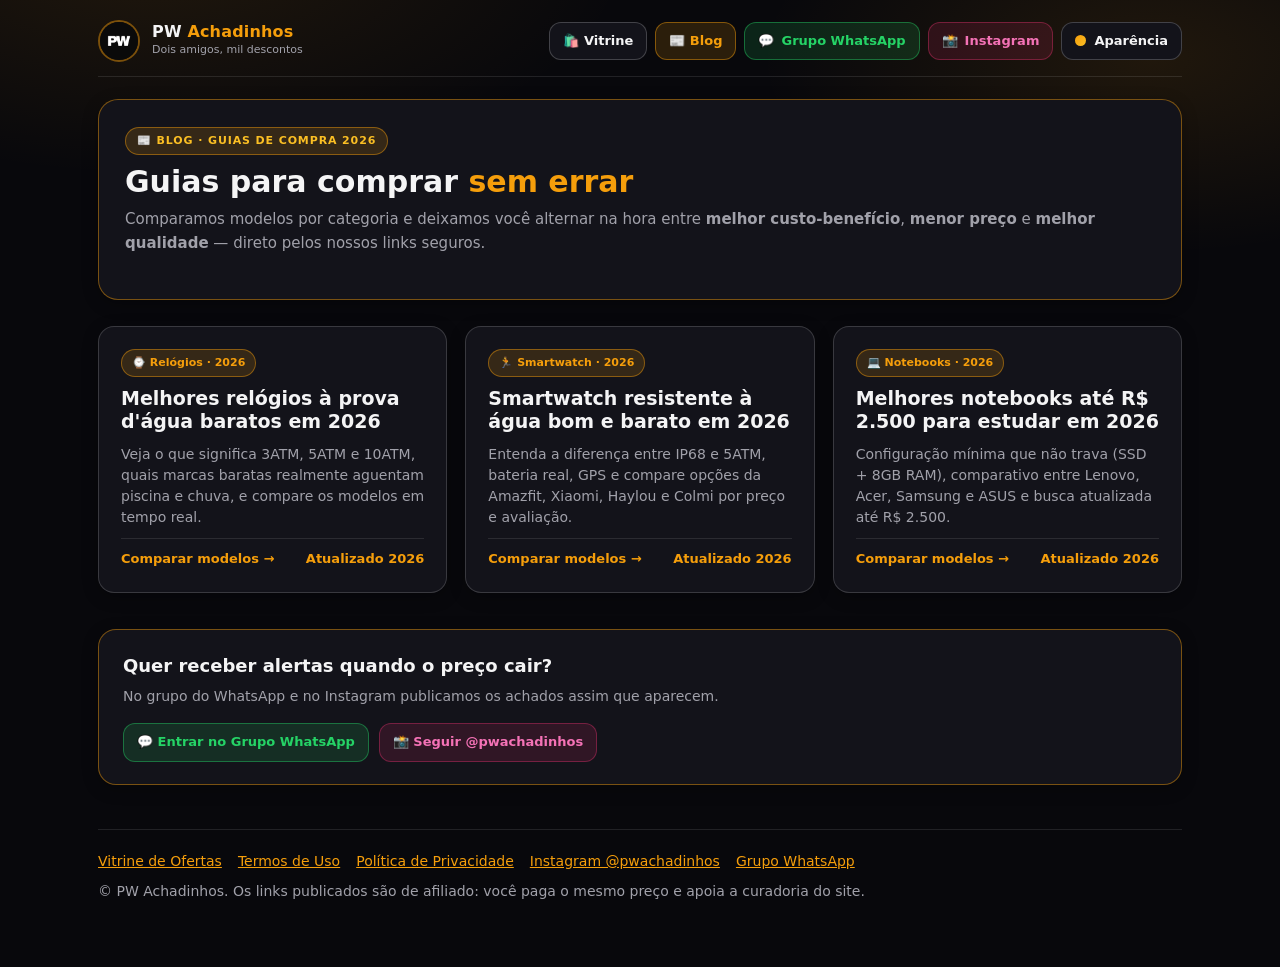
<file: blog/index.html>
<!doctype html>
<html lang="pt-BR">
<head>
<meta charset="utf-8">
<meta name="viewport" content="width=device-width,initial-scale=1">
<meta http-equiv="Content-Security-Policy" content="default-src 'self'; img-src 'self' https:; style-src 'self'; script-src 'self'; connect-src 'self'; object-src 'none'; base-uri 'none'; form-action 'self'">
<meta name="referrer" content="strict-origin-when-cross-origin">
<title>Blog e Guias de Compra 2026 · PW Achadinhos</title>
<meta name="description" content="Guias práticos e rankings atualizados de 2026: melhores relógios à prova d'água baratos, smartwatches resistentes à água e notebooks até R$ 2.500 para estudar.">
<meta property="og:title" content="Blog e Guias de Compra 2026 · PW Achadinhos">
<meta property="og:description" content="Compare custo-benefício, menor preço e qualidade antes de comprar na Shopee e no Mercado Livre.">
<meta property="og:image" content="/fachada-achadinhos.jpg">
<link rel="icon" href="/favicon.png">
<link rel="stylesheet" href="/style.css">
</head>
<body>
<input type="checkbox" id="mode-dark" class="vh" checked>
<input type="radio" name="palette" id="pal-gold" class="vh" checked>
<input type="radio" name="palette" id="pal-indigo" class="vh">
<input type="radio" name="palette" id="pal-orange" class="vh">
<input type="radio" name="palette" id="pal-emerald" class="vh">
<input type="radio" name="palette" id="pal-blue" class="vh">

<div class="wrap">
  <header class="top">
    <a class="brand" href="/">
      <img src="/logo-pw.png" alt="Logo PW Achadinhos">
      <span>
        <span class="brand-name">PW <em>Achadinhos</em></span>
        <span class="brand-sub">Dois amigos, mil descontos</span>
      </span>
    </a>

    <div class="top-actions">
      <a class="nav-link" href="/">🛍️ Vitrine</a>
      <a class="nav-link ativo" href="/blog">📰 Blog</a>
      <a class="btn-social btn-wa" data-wa-link href="https://www.instagram.com/pwachadinhos/" rel="noopener noreferrer">💬 <span class="hide-sm">Grupo WhatsApp</span></a>
      <a class="btn-social btn-insta" href="https://www.instagram.com/pwachadinhos/" target="_blank" rel="noopener noreferrer">📸 <span class="hide-sm">Instagram</span></a>

      <details class="theme-picker">
        <summary><span class="dot-current"></span>Aparência</summary>
        <div class="theme-panel">
          <div class="theme-title">Aparência</div>
          <label class="toggle-row" for="mode-dark">
            <span>Modo Escuro</span>
            <span class="switch"></span>
          </label>

          <div class="palette-heading">Paleta de Cores</div>
          <div class="palette-list">
            <label class="pal-opt" for="pal-gold"><span class="swatch swatch-gold"></span>Dourado</label>
            <label class="pal-opt" for="pal-indigo"><span class="swatch swatch-indigo"></span>Azul Índigo</label>
            <label class="pal-opt" for="pal-orange"><span class="swatch swatch-orange"></span>Laranja Clássico</label>
            <label class="pal-opt" for="pal-emerald"><span class="swatch swatch-emerald"></span>Esmeralda</label>
            <label class="pal-opt" for="pal-blue"><span class="swatch swatch-blue"></span>Azul Oceano</label>
          </div>
        </div>
      </details>
    </div>
  </header>

  <section class="blog-hero">
    <span class="facade-badge">📰 Blog · Guias de Compra 2026</span>
    <h1>Guias para comprar <em>sem errar</em></h1>
    <p class="lead">Comparamos modelos por categoria e deixamos você alternar na hora entre <strong>melhor custo-benefício</strong>, <strong>menor preço</strong> e <strong>melhor qualidade</strong> — direto pelos nossos links seguros.</p>
  </section>

  <main>
    <div class="blog-grid">
      <a class="post-card" href="/blog/melhores-relogios-a-prova-dagua-2026">
        <span class="post-tag">⌚ Relógios · 2026</span>
        <h2>Melhores relógios à prova d'água baratos em 2026</h2>
        <p>Veja o que significa 3ATM, 5ATM e 10ATM, quais marcas baratas realmente aguentam piscina e chuva, e compare os modelos em tempo real.</p>
        <div class="post-meta">
          <span>Comparar modelos →</span>
          <span>Atualizado 2026</span>
        </div>
      </a>

      <a class="post-card" href="/blog/smartwatch-resistente-a-agua-bom-e-barato">
        <span class="post-tag">🏃 Smartwatch · 2026</span>
        <h2>Smartwatch resistente à água bom e barato em 2026</h2>
        <p>Entenda a diferença entre IP68 e 5ATM, bateria real, GPS e compare opções da Amazfit, Xiaomi, Haylou e Colmi por preço e avaliação.</p>
        <div class="post-meta">
          <span>Comparar modelos →</span>
          <span>Atualizado 2026</span>
        </div>
      </a>

      <a class="post-card" href="/blog/melhores-notebooks-ate-2500-estudar-2026">
        <span class="post-tag">💻 Notebooks · 2026</span>
        <h2>Melhores notebooks até R$ 2.500 para estudar em 2026</h2>
        <p>Configuração mínima que não trava (SSD + 8GB RAM), comparativo entre Lenovo, Acer, Samsung e ASUS e busca atualizada até R$ 2.500.</p>
        <div class="post-meta">
          <span>Comparar modelos →</span>
          <span>Atualizado 2026</span>
        </div>
      </a>
    </div>
  </main>

  <section class="cta-comunidade" aria-label="Entre na comunidade PW Achadinhos">
    <div>
      <h2>Quer receber alertas quando o preço cair?</h2>
      <p>No grupo do WhatsApp e no Instagram publicamos os achados assim que aparecem.</p>
      <div id="wa-aviso" class="wa-aviso" hidden>
        O link direto do grupo está sendo atualizado aqui — acesse pelo nosso Instagram <a href="https://www.instagram.com/pwachadinhos/" target="_blank" rel="noopener noreferrer">@pwachadinhos</a> (link na bio).
      </div>
    </div>
    <div class="cta-botoes">
      <a class="btn-social btn-wa" data-wa-link href="https://www.instagram.com/pwachadinhos/" rel="noopener noreferrer">💬 Entrar no Grupo WhatsApp</a>
      <a class="btn-social btn-insta" href="https://www.instagram.com/pwachadinhos/" target="_blank" rel="noopener noreferrer">📸 Seguir @pwachadinhos</a>
    </div>
  </section>

  <footer>
    <nav>
      <a href="/">Vitrine de Ofertas</a>
      <a href="/termos">Termos de Uso</a>
      <a href="/privacidade">Política de Privacidade</a>
      <a href="https://www.instagram.com/pwachadinhos/" target="_blank" rel="noopener noreferrer">Instagram @pwachadinhos</a>
      <a data-wa-link href="https://www.instagram.com/pwachadinhos/" rel="noopener noreferrer">Grupo WhatsApp</a>
    </nav>
    © PW Achadinhos. Os links publicados são de afiliado: você paga o mesmo preço e apoia a curadoria do site.
  </footer>
</div>
<script src="/app.js" defer></script>
</body>
</html>
</file>
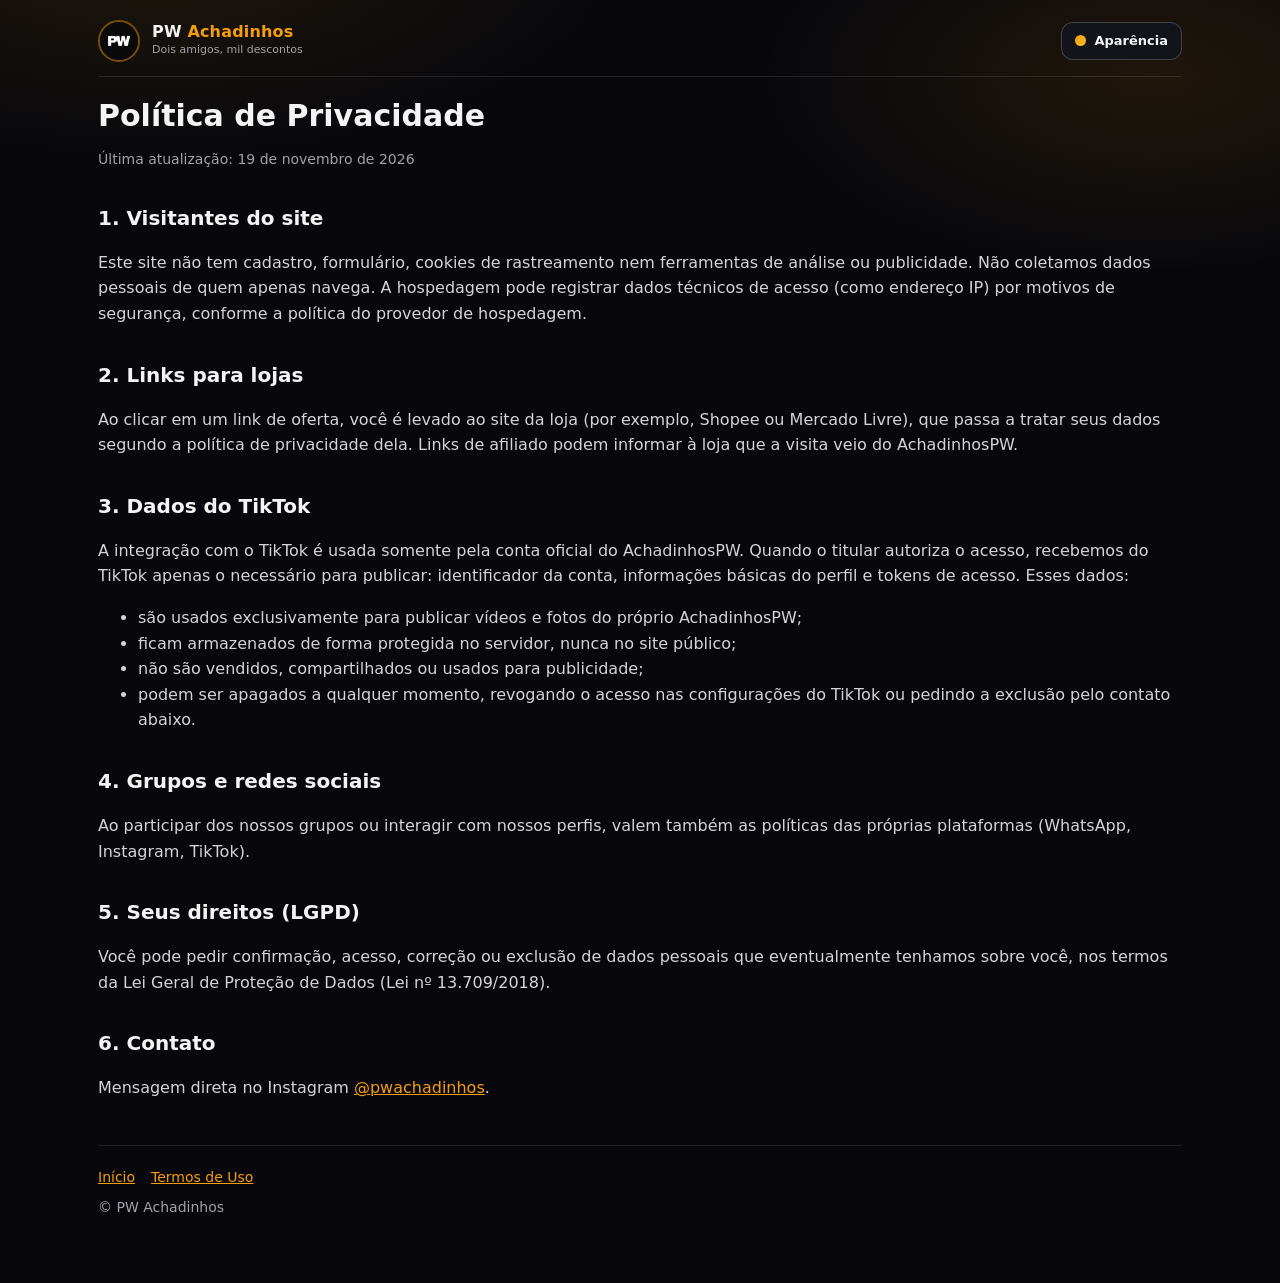
<file: privacidade.html>
<!doctype html>
<html lang="pt-BR">
<head>
<meta charset="utf-8">
<meta name="viewport" content="width=device-width,initial-scale=1">
<meta http-equiv="Content-Security-Policy" content="default-src 'self'; img-src 'self'; style-src 'self'; script-src 'none'; object-src 'none'; base-uri 'none'; form-action 'none'">
<meta name="referrer" content="no-referrer">
<title>Política de Privacidade · PW Achadinhos</title>
<link rel="icon" href="/favicon.png">
<link rel="stylesheet" href="/style.css">
</head>
<body>
<input type="checkbox" id="mode-dark" class="vh" checked>
<input type="radio" name="palette" id="pal-gold" class="vh" checked>
<input type="radio" name="palette" id="pal-indigo" class="vh">
<input type="radio" name="palette" id="pal-orange" class="vh">
<input type="radio" name="palette" id="pal-emerald" class="vh">
<input type="radio" name="palette" id="pal-blue" class="vh">

<div class="wrap">
  <header class="top">
    <a class="brand" href="/">
      <img src="/logo-pw.png" alt="Logo PW Achadinhos">
      <span>
        <span class="brand-name">PW <em>Achadinhos</em></span>
        <span class="brand-sub">Dois amigos, mil descontos</span>
      </span>
    </a>

    <details class="theme-picker">
      <summary><span class="dot-current"></span>Aparência</summary>
      <div class="theme-panel">
        <div class="theme-title">Aparência</div>
        <label class="toggle-row" for="mode-dark">
          <span>Modo Escuro</span>
          <span class="switch"></span>
        </label>

        <div class="palette-heading">Paleta de Cores</div>
        <div class="palette-list">
          <label class="pal-opt" for="pal-gold"><span class="swatch swatch-gold"></span>Dourado</label>
          <label class="pal-opt" for="pal-indigo"><span class="swatch swatch-indigo"></span>Azul Índigo</label>
          <label class="pal-opt" for="pal-orange"><span class="swatch swatch-orange"></span>Laranja Clássico</label>
          <label class="pal-opt" for="pal-emerald"><span class="swatch swatch-emerald"></span>Esmeralda</label>
          <label class="pal-opt" for="pal-blue"><span class="swatch swatch-blue"></span>Azul Oceano</label>
        </div>
      </div>
    </details>
  </header>

  <h1>Política de Privacidade</h1>
  <p class="small">Última atualização: 19 de novembro de 2026</p>

  <h2>1. Visitantes do site</h2>
  <p>Este site não tem cadastro, formulário, cookies de rastreamento nem ferramentas de análise ou publicidade. Não coletamos dados pessoais de quem apenas navega. A hospedagem pode registrar dados técnicos de acesso (como endereço IP) por motivos de segurança, conforme a política do provedor de hospedagem.</p>

  <h2>2. Links para lojas</h2>
  <p>Ao clicar em um link de oferta, você é levado ao site da loja (por exemplo, Shopee ou Mercado Livre), que passa a tratar seus dados segundo a política de privacidade dela. Links de afiliado podem informar à loja que a visita veio do AchadinhosPW.</p>

  <h2>3. Dados do TikTok</h2>
  <p>A integração com o TikTok é usada somente pela conta oficial do AchadinhosPW. Quando o titular autoriza o acesso, recebemos do TikTok apenas o necessário para publicar: identificador da conta, informações básicas do perfil e tokens de acesso. Esses dados:</p>
  <ul>
    <li>são usados exclusivamente para publicar vídeos e fotos do próprio AchadinhosPW;</li>
    <li>ficam armazenados de forma protegida no servidor, nunca no site público;</li>
    <li>não são vendidos, compartilhados ou usados para publicidade;</li>
    <li>podem ser apagados a qualquer momento, revogando o acesso nas configurações do TikTok ou pedindo a exclusão pelo contato abaixo.</li>
  </ul>

  <h2>4. Grupos e redes sociais</h2>
  <p>Ao participar dos nossos grupos ou interagir com nossos perfis, valem também as políticas das próprias plataformas (WhatsApp, Instagram, TikTok).</p>

  <h2>5. Seus direitos (LGPD)</h2>
  <p>Você pode pedir confirmação, acesso, correção ou exclusão de dados pessoais que eventualmente tenhamos sobre você, nos termos da Lei Geral de Proteção de Dados (Lei nº 13.709/2018).</p>

  <h2>6. Contato</h2>
  <p>Mensagem direta no Instagram <a href="https://www.instagram.com/pwachadinhos/" rel="noopener noreferrer">@pwachadinhos</a>.</p>

  <footer><nav><a href="/">Início</a><a href="/termos">Termos de Uso</a></nav>© PW Achadinhos</footer>
</div>
</body>
</html>
</file>
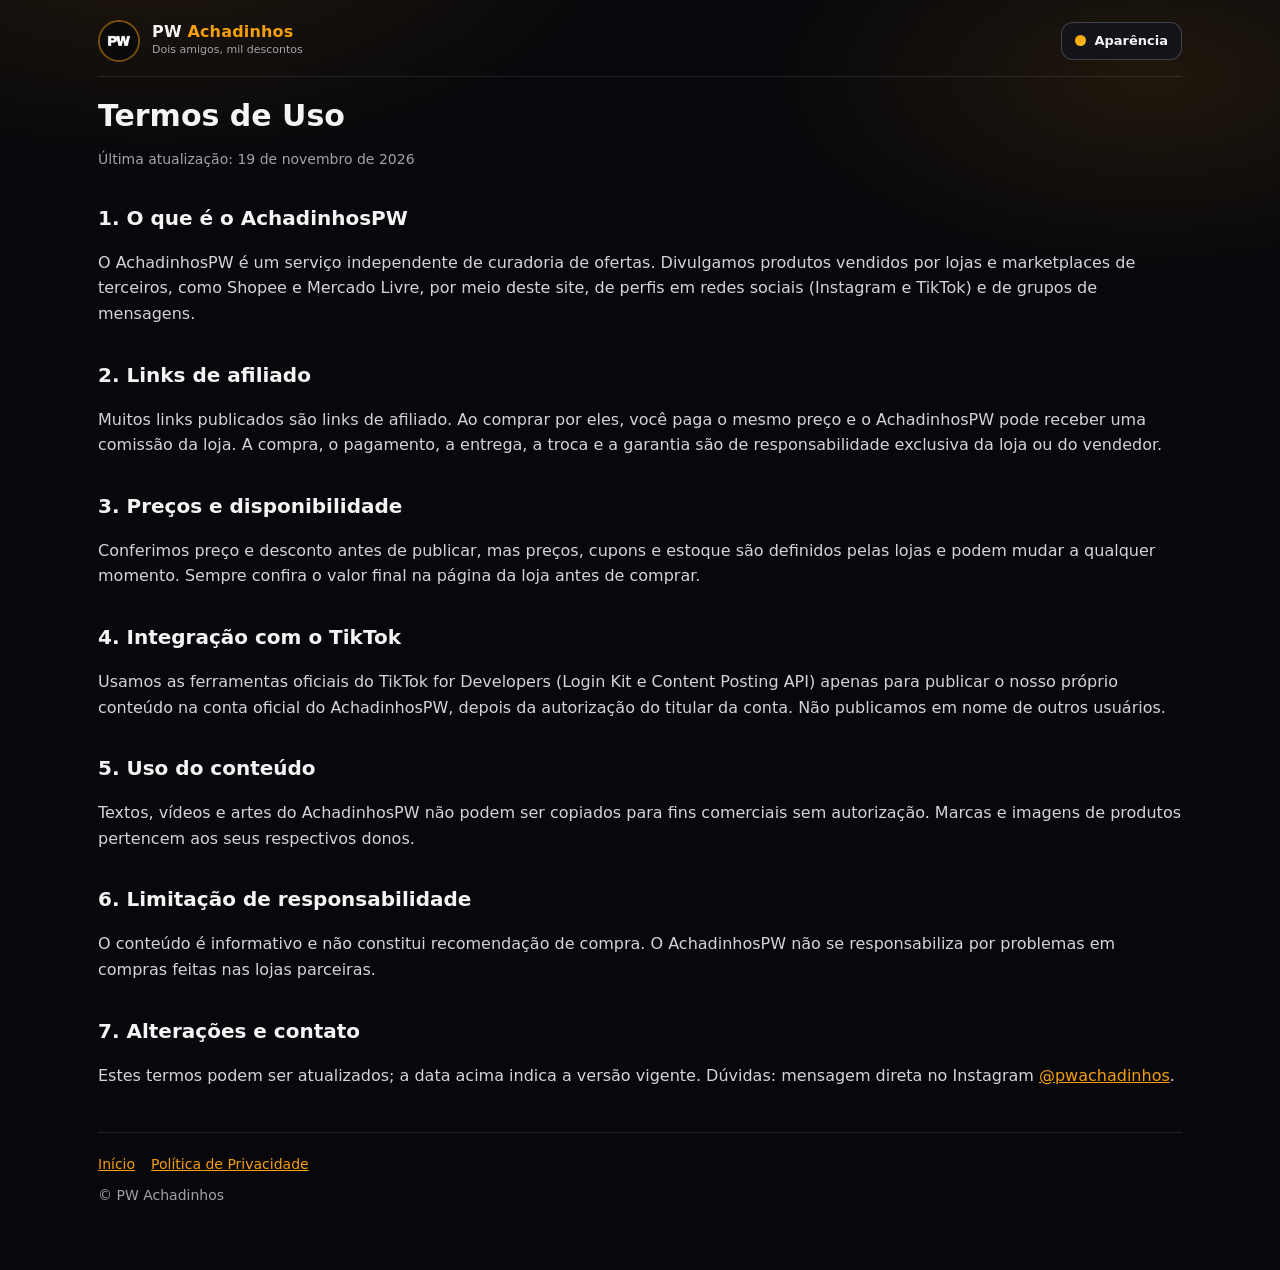
<file: termos.html>
<!doctype html>
<html lang="pt-BR">
<head>
<meta charset="utf-8">
<meta name="viewport" content="width=device-width,initial-scale=1">
<meta http-equiv="Content-Security-Policy" content="default-src 'self'; img-src 'self'; style-src 'self'; script-src 'none'; object-src 'none'; base-uri 'none'; form-action 'none'">
<meta name="referrer" content="no-referrer">
<title>Termos de Uso · PW Achadinhos</title>
<link rel="icon" href="/favicon.png">
<link rel="stylesheet" href="/style.css">
</head>
<body>
<input type="checkbox" id="mode-dark" class="vh" checked>
<input type="radio" name="palette" id="pal-gold" class="vh" checked>
<input type="radio" name="palette" id="pal-indigo" class="vh">
<input type="radio" name="palette" id="pal-orange" class="vh">
<input type="radio" name="palette" id="pal-emerald" class="vh">
<input type="radio" name="palette" id="pal-blue" class="vh">

<div class="wrap">
  <header class="top">
    <a class="brand" href="/">
      <img src="/logo-pw.png" alt="Logo PW Achadinhos">
      <span>
        <span class="brand-name">PW <em>Achadinhos</em></span>
        <span class="brand-sub">Dois amigos, mil descontos</span>
      </span>
    </a>

    <details class="theme-picker">
      <summary><span class="dot-current"></span>Aparência</summary>
      <div class="theme-panel">
        <div class="theme-title">Aparência</div>
        <label class="toggle-row" for="mode-dark">
          <span>Modo Escuro</span>
          <span class="switch"></span>
        </label>

        <div class="palette-heading">Paleta de Cores</div>
        <div class="palette-list">
          <label class="pal-opt" for="pal-gold"><span class="swatch swatch-gold"></span>Dourado</label>
          <label class="pal-opt" for="pal-indigo"><span class="swatch swatch-indigo"></span>Azul Índigo</label>
          <label class="pal-opt" for="pal-orange"><span class="swatch swatch-orange"></span>Laranja Clássico</label>
          <label class="pal-opt" for="pal-emerald"><span class="swatch swatch-emerald"></span>Esmeralda</label>
          <label class="pal-opt" for="pal-blue"><span class="swatch swatch-blue"></span>Azul Oceano</label>
        </div>
      </div>
    </details>
  </header>

  <h1>Termos de Uso</h1>
  <p class="small">Última atualização: 19 de novembro de 2026</p>

  <h2>1. O que é o AchadinhosPW</h2>
  <p>O AchadinhosPW é um serviço independente de curadoria de ofertas. Divulgamos produtos vendidos por lojas e marketplaces de terceiros, como Shopee e Mercado Livre, por meio deste site, de perfis em redes sociais (Instagram e TikTok) e de grupos de mensagens.</p>

  <h2>2. Links de afiliado</h2>
  <p>Muitos links publicados são links de afiliado. Ao comprar por eles, você paga o mesmo preço e o AchadinhosPW pode receber uma comissão da loja. A compra, o pagamento, a entrega, a troca e a garantia são de responsabilidade exclusiva da loja ou do vendedor.</p>

  <h2>3. Preços e disponibilidade</h2>
  <p>Conferimos preço e desconto antes de publicar, mas preços, cupons e estoque são definidos pelas lojas e podem mudar a qualquer momento. Sempre confira o valor final na página da loja antes de comprar.</p>

  <h2>4. Integração com o TikTok</h2>
  <p>Usamos as ferramentas oficiais do TikTok for Developers (Login Kit e Content Posting API) apenas para publicar o nosso próprio conteúdo na conta oficial do AchadinhosPW, depois da autorização do titular da conta. Não publicamos em nome de outros usuários.</p>

  <h2>5. Uso do conteúdo</h2>
  <p>Textos, vídeos e artes do AchadinhosPW não podem ser copiados para fins comerciais sem autorização. Marcas e imagens de produtos pertencem aos seus respectivos donos.</p>

  <h2>6. Limitação de responsabilidade</h2>
  <p>O conteúdo é informativo e não constitui recomendação de compra. O AchadinhosPW não se responsabiliza por problemas em compras feitas nas lojas parceiras.</p>

  <h2>7. Alterações e contato</h2>
  <p>Estes termos podem ser atualizados; a data acima indica a versão vigente. Dúvidas: mensagem direta no Instagram <a href="https://www.instagram.com/pwachadinhos/" rel="noopener noreferrer">@pwachadinhos</a>.</p>

  <footer><nav><a href="/">Início</a><a href="/privacidade">Política de Privacidade</a></nav>© PW Achadinhos</footer>
</div>
</body>
</html>
</file>
<file: style.css>
:root {
  /* Modo Escuro (padrão) */
  --bg: #08080c;
  --surface: #111117;
  --card: #13131a;
  --card-hover: #181822;
  --card-border: rgba(255, 255, 255, 0.16);
  --popover: #15151f;
  --input-bg: #101018;
  --fg: #f4f4f5;
  --body-text: #d4d4d8;
  --muted: #a1a1aa;
  --line: rgba(255, 255, 255, 0.1);
  --line-strong: rgba(255, 255, 255, 0.2);
  --shadow: 0 12px 34px rgba(0, 0, 0, 0.42);
  --card-shadow: 0 4px 16px rgba(0, 0, 0, 0.28);

  /* Paleta padrão: Dourado */
  --accent: #f59e0b;
  --accent2: #fbbf24;
  --accent-fg: #111111;
  --accent-soft: rgba(245, 158, 11, 0.15);
  --accent-border: rgba(245, 158, 11, 0.45);
  --accent-glow: rgba(245, 158, 11, 0.1);
}

/* Modo Claro */
body:not(:has(#mode-dark:checked)) {
  --bg: #f4f7ff;
  --surface: #ffffff;
  --card: #ffffff;
  --card-hover: #f9fbff;
  --card-border: rgba(15, 23, 42, 0.15);
  --popover: #ffffff;
  --input-bg: #f8fafc;
  --fg: #0f172a;
  --body-text: #334155;
  --muted: #64748b;
  --line: rgba(15, 23, 42, 0.1);
  --line-strong: rgba(15, 23, 42, 0.2);
  --shadow: 0 10px 30px rgba(10, 22, 40, 0.1);
  --card-shadow: 0 2px 10px rgba(10, 22, 40, 0.06);
  --accent: #d97706;
  --accent2: #f59e0b;
  --accent-fg: #ffffff;
  --accent-soft: rgba(217, 119, 6, 0.12);
  --accent-border: rgba(217, 119, 6, 0.38);
  --accent-glow: rgba(217, 119, 6, 0.07);
}

/* Paletas de Cores */
body:has(#pal-indigo:checked) {
  --accent: #6366f1;
  --accent2: #818cf8;
  --accent-fg: #ffffff;
  --accent-soft: rgba(99, 102, 241, 0.15);
  --accent-border: rgba(99, 102, 241, 0.45);
  --accent-glow: rgba(99, 102, 241, 0.11);
}

body:not(:has(#mode-dark:checked)):has(#pal-indigo:checked) {
  --accent: #4f46e5;
  --accent2: #6366f1;
}

body:has(#pal-orange:checked) {
  --accent: #ff5a1f;
  --accent2: #fb923c;
  --accent-fg: #ffffff;
  --accent-soft: rgba(255, 90, 31, 0.15);
  --accent-border: rgba(255, 90, 31, 0.45);
  --accent-glow: rgba(255, 90, 31, 0.1);
}

body:not(:has(#mode-dark:checked)):has(#pal-orange:checked) {
  --accent: #ea580c;
  --accent2: #f97316;
}

body:has(#pal-emerald:checked) {
  --accent: #10b981;
  --accent2: #34d399;
  --accent-fg: #ffffff;
  --accent-soft: rgba(16, 185, 129, 0.15);
  --accent-border: rgba(16, 185, 129, 0.45);
  --accent-glow: rgba(16, 185, 129, 0.1);
}

body:not(:has(#mode-dark:checked)):has(#pal-emerald:checked) {
  --accent: #059669;
  --accent2: #10b981;
}

body:has(#pal-blue:checked) {
  --accent: #3b82f6;
  --accent2: #60a5fa;
  --accent-fg: #ffffff;
  --accent-soft: rgba(59, 130, 246, 0.15);
  --accent-border: rgba(59, 130, 246, 0.45);
  --accent-glow: rgba(59, 130, 246, 0.1);
}

body:not(:has(#mode-dark:checked)):has(#pal-blue:checked) {
  --accent: #2563eb;
  --accent2: #3b82f6;
}

* {
  box-sizing: border-box;
}

html {
  margin: 0;
  min-height: 100%;
  background: #08080c;
}

body {
  margin: 0;
  min-height: 100vh;
  background-color: var(--bg);
  background-image:
    radial-gradient(680px 320px at 12% -5%, var(--accent-glow), transparent 70%),
    radial-gradient(560px 280px at 90% 6%, var(--accent-glow), transparent 70%);
  color: var(--fg);
  font: 16px/1.6 system-ui, -apple-system, "Segoe UI", Roboto, sans-serif;
  transition: background-color 0.25s ease, color 0.25s ease;
}

.vh {
  position: absolute;
  width: 1px;
  height: 1px;
  overflow: hidden;
  clip: rect(0 0 0 0);
  white-space: nowrap;
}

a {
  color: var(--accent);
}

.wrap {
  max-width: 1120px;
  margin: 0 auto;
  padding: 20px 18px 64px;
}

/* ── Cabeçalho Superior ── */
header.top {
  display: flex;
  align-items: center;
  justify-content: space-between;
  gap: 14px;
  margin-bottom: 22px;
  padding-bottom: 14px;
  border-bottom: 1px solid var(--line);
}

.brand {
  display: flex;
  align-items: center;
  gap: 12px;
  color: var(--fg);
  text-decoration: none;
}

.brand img {
  width: 42px;
  height: 42px;
  border-radius: 50%;
  border: 2px solid var(--accent-border);
  object-fit: cover;
}

.brand-name {
  display: block;
  font-weight: 800;
  font-size: 16px;
  letter-spacing: 0.01em;
  line-height: 1.15;
}

.brand-name em {
  font-style: normal;
  color: var(--accent);
}

.brand-sub {
  display: block;
  font-size: 11px;
  color: var(--muted);
  font-weight: 500;
}

/* ── Seletor de Aparência / Paleta ── */
.theme-picker {
  position: relative;
}

.theme-picker summary {
  list-style: none;
  display: inline-flex;
  align-items: center;
  gap: 8px;
  padding: 8px 13px;
  border-radius: 12px;
  background: var(--card);
  border: 1px solid var(--line-strong);
  color: var(--fg);
  font-size: 13px;
  font-weight: 600;
  cursor: pointer;
  user-select: none;
  transition: border-color 0.2s ease, background-color 0.2s ease;
}

.theme-picker summary::-webkit-details-marker {
  display: none;
}

.theme-picker summary:hover {
  border-color: var(--accent-border);
}

.dot-current {
  width: 11px;
  height: 11px;
  border-radius: 50%;
  background: linear-gradient(135deg, var(--accent), var(--accent2));
  flex-shrink: 0;
}

.theme-panel {
  position: absolute;
  right: 0;
  top: calc(100% + 8px);
  width: 244px;
  padding: 12px;
  border-radius: 16px;
  background: var(--popover);
  border: 1px solid var(--line-strong);
  box-shadow: var(--shadow);
  z-index: 50;
}

.theme-title {
  font-size: 11px;
  font-weight: 700;
  text-transform: uppercase;
  letter-spacing: 0.08em;
  color: var(--muted);
  padding: 0 4px 8px;
  margin-bottom: 6px;
  border-bottom: 1px solid var(--line);
}

.toggle-row {
  display: flex;
  align-items: center;
  justify-content: space-between;
  gap: 10px;
  padding: 7px 4px;
  font-size: 13px;
  font-weight: 500;
  color: var(--fg);
  cursor: pointer;
  user-select: none;
}

.switch {
  position: relative;
  width: 36px;
  height: 20px;
  border-radius: 999px;
  background: var(--line-strong);
  transition: background-color 0.2s ease;
  flex-shrink: 0;
}

.switch::after {
  content: "";
  position: absolute;
  top: 3px;
  left: 3px;
  width: 14px;
  height: 14px;
  border-radius: 50%;
  background: #ffffff;
  box-shadow: 0 1px 3px rgba(0, 0, 0, 0.35);
  transition: transform 0.2s ease;
}

body:has(#mode-dark:checked) label[for="mode-dark"] .switch {
  background: var(--accent);
}

body:has(#mode-dark:checked) label[for="mode-dark"] .switch::after {
  transform: translateX(16px);
}

.palette-heading {
  font-size: 10px;
  font-weight: 700;
  text-transform: uppercase;
  letter-spacing: 0.08em;
  color: var(--muted);
  margin: 10px 0 6px;
  padding: 10px 4px 0;
  border-top: 1px solid var(--line);
}

.palette-list {
  display: flex;
  flex-direction: column;
  gap: 4px;
}

.pal-opt {
  display: flex;
  align-items: center;
  gap: 10px;
  padding: 7px 9px;
  border-radius: 10px;
  font-size: 13px;
  font-weight: 500;
  color: var(--body-text);
  border: 1px solid transparent;
  cursor: pointer;
  transition: background-color 0.15s ease, border-color 0.15s ease, color 0.15s ease;
}

.pal-opt:hover {
  background: var(--accent-soft);
}

.swatch {
  width: 14px;
  height: 14px;
  border-radius: 50%;
  flex-shrink: 0;
}

.swatch-gold { background: linear-gradient(135deg, #f59e0b, #fbbf24); }
.swatch-indigo { background: linear-gradient(135deg, #6366f1, #4f46e5); }
.swatch-orange { background: linear-gradient(135deg, #ff5a1f, #f97316); }
.swatch-emerald { background: linear-gradient(135deg, #10b981, #059669); }
.swatch-blue { background: linear-gradient(135deg, #3b82f6, #2563eb); }

body:has(#pal-gold:checked) label[for="pal-gold"],
body:has(#pal-indigo:checked) label[for="pal-indigo"],
body:has(#pal-orange:checked) label[for="pal-orange"],
body:has(#pal-emerald:checked) label[for="pal-emerald"],
body:has(#pal-blue:checked) label[for="pal-blue"] {
  background: var(--accent-soft);
  border-color: var(--accent-border);
  color: var(--accent);
  font-weight: 700;
}

/* ── Fachada Superior — PW Achadinhos ── */
.facade {
  position: relative;
  display: grid;
  grid-template-columns: 1.25fr 0.75fr;
  align-items: center;
  gap: 20px;
  margin-bottom: 24px;
  border-radius: 22px;
  overflow: hidden;
  background: linear-gradient(135deg, #060608 0%, #111016 55%, #050507 100%);
  border: 1px solid var(--accent-border);
  box-shadow: var(--shadow);
  color: #f8fafc;
}

.facade-content {
  position: relative;
  z-index: 2;
  padding: 26px 20px 26px 28px;
}

.facade-top-row {
  display: flex;
  align-items: center;
  justify-content: space-between;
  flex-wrap: wrap;
  gap: 10px;
  margin-bottom: 12px;
}

.facade-badge {
  display: inline-flex;
  align-items: center;
  gap: 6px;
  padding: 4px 11px;
  border-radius: 999px;
  font-size: 11px;
  font-weight: 800;
  letter-spacing: 0.08em;
  text-transform: uppercase;
  background: var(--accent-soft);
  border: 1px solid var(--accent-border);
  color: var(--accent2);
}

.facade-title {
  margin: 0 0 8px;
  font-size: clamp(26px, 4.5vw, 38px);
  line-height: 1.08;
  font-weight: 900;
  letter-spacing: -0.02em;
  color: #ffffff;
}

.facade-title em {
  font-style: normal;
  color: var(--accent2);
}

.facade-sub {
  margin: 0 0 18px;
  font-size: 15px;
  color: rgba(255, 255, 255, 0.78);
  line-height: 1.5;
  max-width: 520px;
}

.facade-actions {
  display: flex;
  align-items: center;
  flex-wrap: wrap;
  gap: 10px;
}

/* Botão da lupa dentro do banner */
.btn-lupa {
  display: inline-flex;
  align-items: center;
  gap: 8px;
  padding: 9px 15px;
  border-radius: 999px;
  background: rgba(255, 255, 255, 0.08);
  border: 1px solid var(--accent-border);
  color: #ffffff;
  font: inherit;
  font-size: 13px;
  font-weight: 700;
  cursor: pointer;
  transition: background-color 0.2s ease, transform 0.15s ease, border-color 0.2s ease;
}

.btn-lupa:hover {
  background: var(--accent-soft);
  border-color: var(--accent2);
  transform: translateY(-1px);
}

.btn-lupa[aria-expanded="true"] {
  background: var(--accent);
  border-color: var(--accent);
  color: var(--accent-fg);
}

.btn-lupa svg {
  width: 16px;
  height: 16px;
  flex-shrink: 0;
}

.lupa-dot {
  width: 7px;
  height: 7px;
  border-radius: 50%;
  background: var(--accent2);
  display: none;
}

.btn-lupa.tem-filtro .lupa-dot {
  display: inline-block;
}

.btn-lupa[aria-expanded="true"].tem-filtro .lupa-dot {
  background: var(--accent-fg);
}

.facade-pills {
  display: flex;
  flex-wrap: wrap;
  gap: 8px;
}

.facade-pill {
  display: inline-flex;
  align-items: center;
  gap: 5px;
  padding: 6px 10px;
  border-radius: 10px;
  font-size: 12px;
  font-weight: 600;
  color: rgba(255, 255, 255, 0.88);
  background: rgba(255, 255, 255, 0.06);
  border: 1px solid rgba(255, 255, 255, 0.12);
}

.facade-media {
  position: relative;
  display: flex;
  align-items: center;
  justify-content: center;
  padding: 16px 22px 16px 0;
}

.facade-media img {
  width: 100%;
  max-width: 240px;
  aspect-ratio: 1 / 1;
  object-fit: cover;
  border-radius: 18px;
  border: 1px solid var(--accent-border);
  box-shadow: 0 12px 34px rgba(0, 0, 0, 0.65);
  display: block;
}

/* ── Painel de Pesquisa e Filtros (abre ao clicar na lupa) ── */
.filtros-wrap {
  margin: -6px 0 22px;
  padding: 16px;
  border-radius: 16px;
  background: var(--card);
  border: 1px solid var(--accent-border);
  box-shadow: var(--card-shadow);
  animation: slide-down 0.2s ease;
}

.filtros-wrap[hidden] {
  display: none;
}

@keyframes slide-down {
  from {
    opacity: 0;
    transform: translateY(-6px);
  }
  to {
    opacity: 1;
    transform: translateY(0);
  }
}

.filtros-head {
  display: flex;
  align-items: center;
  justify-content: space-between;
  gap: 10px;
  margin-bottom: 12px;
}

.filtros-head strong {
  font-size: 13px;
  color: var(--fg);
}

.filtros-head-actions {
  display: flex;
  align-items: center;
  gap: 8px;
}

.btn-mini {
  padding: 5px 10px;
  border-radius: 8px;
  background: transparent;
  border: 1px solid var(--line-strong);
  color: var(--muted);
  font: inherit;
  font-size: 12px;
  font-weight: 600;
  cursor: pointer;
  transition: border-color 0.15s ease, color 0.15s ease;
}

.btn-mini:hover {
  border-color: var(--accent-border);
  color: var(--fg);
}

.filtros {
  display: grid;
  grid-template-columns: 2fr 1.4fr 1fr 1fr 1fr;
  gap: 8px;
  margin: 0;
}

.filtros input,
.filtros select {
  width: 100%;
  background: var(--input-bg);
  color: var(--fg);
  border: 1px solid var(--line-strong);
  border-radius: 10px;
  padding: 10px 12px;
  font: inherit;
  font-size: 14px;
  outline: none;
  transition: border-color 0.15s ease;
}

.filtros input:focus,
.filtros select:focus {
  border-color: var(--accent);
}

/* ── Categorias ── */
.cats {
  display: flex;
  gap: 8px;
  overflow-x: auto;
  padding-bottom: 8px;
  margin: 0 0 22px;
  scrollbar-width: none;
}

.cats::-webkit-scrollbar {
  display: none;
}

.cats a {
  flex: 0 0 auto;
  padding: 8px 14px;
  background: var(--card);
  border: 1px solid var(--line-strong);
  border-radius: 999px;
  color: var(--fg);
  text-decoration: none;
  font-size: 14px;
  font-weight: 500;
  white-space: nowrap;
  transition: border-color 0.15s ease, color 0.15s ease, background-color 0.15s ease;
}

.cats a.ativo,
.cats a:hover {
  border-color: var(--accent);
  background: var(--accent-soft);
  color: var(--accent);
  font-weight: 700;
}

/* ── Títulos e Textos ── */
.vitrine-head {
  display: flex;
  align-items: baseline;
  justify-content: space-between;
  flex-wrap: wrap;
  gap: 8px 16px;
  margin-bottom: 6px;
}

h1 {
  font-size: clamp(22px, 4vw, 30px);
  line-height: 1.15;
  margin: 0;
  color: var(--fg);
}

h1 em {
  font-style: normal;
  color: var(--accent);
}

h2 {
  font-size: 20px;
  margin: 32px 0 8px;
  color: var(--fg);
}

p,
li {
  color: var(--body-text);
}

.lead {
  font-size: 15px;
  color: var(--muted);
  margin: 6px 0 18px;
}

/* ── Grade de Anúncios (cada anúncio em um retângulo/quadrado com borda fina) ── */
.grade {
  display: grid;
  grid-template-columns: repeat(auto-fill, minmax(215px, 1fr));
  gap: 16px;
  margin-top: 14px;
}

.oferta {
  position: relative;
  background: var(--card);
  border: 1px solid var(--card-border);
  border-radius: 14px;
  overflow: hidden;
  display: flex;
  flex-direction: column;
  box-shadow: var(--card-shadow);
  transition: transform 0.2s ease, border-color 0.2s ease, box-shadow 0.2s ease;
}

.oferta:hover {
  transform: translateY(-2px);
  border-color: var(--accent);
  box-shadow: 0 10px 26px rgba(0, 0, 0, 0.22);
}

.oferta img {
  width: 100%;
  aspect-ratio: 1;
  object-fit: contain;
  background: #ffffff;
  border-bottom: 1px solid var(--line);
  display: block;
}

.selo {
  position: absolute;
  top: 10px;
  left: 10px;
  background: var(--accent);
  color: var(--accent-fg);
  font-weight: 800;
  font-size: 12px;
  padding: 4px 8px;
  border-radius: 8px;
  box-shadow: 0 2px 8px rgba(0, 0, 0, 0.25);
}

.corpo {
  padding: 13px;
  display: flex;
  flex-direction: column;
  gap: 4px;
  flex: 1;
}

.loja {
  font-size: 11px;
  font-weight: 600;
  text-transform: uppercase;
  letter-spacing: 0.04em;
  color: var(--muted);
}

.oferta h3 {
  font-size: 14px;
  line-height: 1.35;
  margin: 2px 0 4px;
  font-weight: 600;
  color: var(--fg);
  display: -webkit-box;
  -webkit-line-clamp: 2;
  -webkit-box-orient: vertical;
  overflow: hidden;
}

.oferta s {
  color: var(--muted);
  font-size: 13px;
}

.preco {
  font-size: 20px;
  font-weight: 800;
  color: var(--fg);
}

.meta {
  font-size: 12px;
  color: var(--muted);
  margin: 2px 0 0;
  min-height: 2.6em;
}

.botao {
  margin-top: auto;
  text-align: center;
  background: var(--accent);
  color: var(--accent-fg);
  text-decoration: none;
  font-weight: 700;
  font-size: 14px;
  border-radius: 10px;
  padding: 10px;
  transition: filter 0.15s ease;
}

.botao:hover {
  filter: brightness(1.08);
}

.how {
  margin-top: 48px;
  padding: 18px 20px;
  border-radius: 14px;
  background: var(--card);
  border: 1px solid var(--line);
}

.how h2 {
  margin: 0 0 6px;
}

.how p {
  margin: 0;
}

footer {
  margin-top: 44px;
  padding-top: 20px;
  border-top: 1px solid var(--line);
  color: var(--muted);
  font-size: 14px;
}

footer nav {
  display: flex;
  gap: 16px;
  flex-wrap: wrap;
  margin-bottom: 8px;
}

.small {
  font-size: 14px;
  color: var(--muted);
}

/* ── Navegação e Botões Sociais (Início e Final do Site) ── */
.top-actions {
  display: flex;
  align-items: center;
  gap: 8px;
  flex-wrap: wrap;
  justify-content: flex-end;
}

.nav-link {
  display: inline-flex;
  align-items: center;
  gap: 6px;
  padding: 8px 13px;
  border-radius: 12px;
  background: var(--card);
  border: 1px solid var(--line-strong);
  color: var(--fg);
  text-decoration: none;
  font-size: 13px;
  font-weight: 600;
  transition: border-color 0.2s ease, background-color 0.2s ease, color 0.2s ease;
}

.nav-link:hover,
.nav-link.ativo {
  border-color: var(--accent-border);
  background: var(--accent-soft);
  color: var(--accent);
}

.btn-social {
  display: inline-flex;
  align-items: center;
  gap: 7px;
  padding: 8px 13px;
  border-radius: 12px;
  text-decoration: none;
  font-size: 13px;
  font-weight: 700;
  transition: transform 0.15s ease, filter 0.15s ease, border-color 0.15s ease;
  cursor: pointer;
}

.btn-social:hover {
  transform: translateY(-1px);
  filter: brightness(1.08);
}

.btn-wa {
  background: rgba(37, 211, 102, 0.14);
  border: 1px solid rgba(37, 211, 102, 0.42);
  color: #25d366;
}

body:not(:has(#mode-dark:checked)) .btn-wa {
  background: rgba(22, 163, 74, 0.1);
  border-color: rgba(22, 163, 74, 0.36);
  color: #15803d;
}

.btn-insta {
  background: rgba(225, 48, 108, 0.14);
  border: 1px solid rgba(225, 48, 108, 0.4);
  color: #f472b6;
}

body:not(:has(#mode-dark:checked)) .btn-insta {
  background: rgba(219, 39, 119, 0.09);
  border-color: rgba(219, 39, 119, 0.34);
  color: #be185d;
}

.social-bar-top {
  display: flex;
  align-items: center;
  gap: 8px;
  flex-wrap: wrap;
}

/* Faixa da comunidade no final de todas as páginas */
.cta-comunidade {
  margin-top: 36px;
  padding: 22px 24px;
  border-radius: 18px;
  background: var(--card);
  border: 1px solid var(--accent-border);
  box-shadow: var(--card-shadow);
  display: flex;
  align-items: center;
  justify-content: space-between;
  flex-wrap: wrap;
  gap: 16px;
}

.cta-comunidade h2 {
  margin: 0 0 4px;
  font-size: 18px;
}

.cta-comunidade p {
  margin: 0;
  font-size: 14px;
  color: var(--muted);
}

.cta-botoes {
  display: flex;
  align-items: center;
  gap: 10px;
  flex-wrap: wrap;
}

.wa-aviso {
  margin-top: 10px;
  padding: 10px 14px;
  border-radius: 12px;
  background: var(--accent-soft);
  border: 1px solid var(--accent-border);
  color: var(--fg);
  font-size: 13px;
}

.wa-aviso[hidden] {
  display: none;
}

/* ── Blog: Índice e Artigos ── */
.blog-hero {
  margin-bottom: 26px;
  padding: 26px 26px;
  border-radius: 20px;
  background: var(--card);
  border: 1px solid var(--accent-border);
  box-shadow: var(--card-shadow);
}

.blog-hero h1 {
  margin: 10px 0 8px;
}

.blog-grid {
  display: grid;
  grid-template-columns: repeat(auto-fit, minmax(280px, 1fr));
  gap: 18px;
  margin-top: 18px;
}

.post-card {
  display: flex;
  flex-direction: column;
  gap: 10px;
  padding: 22px;
  border-radius: 16px;
  background: var(--card);
  border: 1px solid var(--card-border);
  box-shadow: var(--card-shadow);
  text-decoration: none;
  color: inherit;
  transition: transform 0.2s ease, border-color 0.2s ease, box-shadow 0.2s ease;
}

.post-card:hover {
  transform: translateY(-2px);
  border-color: var(--accent);
}

.post-tag {
  display: inline-flex;
  align-self: flex-start;
  padding: 4px 10px;
  border-radius: 999px;
  font-size: 11px;
  font-weight: 700;
  background: var(--accent-soft);
  border: 1px solid var(--accent-border);
  color: var(--accent);
}

.post-card h2 {
  margin: 0;
  font-size: 19px;
  line-height: 1.25;
  color: var(--fg);
}

.post-card p {
  margin: 0;
  font-size: 14px;
  color: var(--muted);
  line-height: 1.5;
}

.post-meta {
  margin-top: auto;
  padding-top: 10px;
  border-top: 1px solid var(--line);
  display: flex;
  align-items: center;
  justify-content: space-between;
  font-size: 13px;
  font-weight: 700;
  color: var(--accent);
}

/* Artigo individual */
.breadcrumb {
  display: flex;
  align-items: center;
  gap: 8px;
  flex-wrap: wrap;
  font-size: 13px;
  color: var(--muted);
  margin-bottom: 16px;
}

.breadcrumb a {
  text-decoration: none;
  font-weight: 600;
}

.artigo-head {
  margin-bottom: 24px;
}

.artigo-head h1 {
  margin: 10px 0 10px;
  font-size: clamp(24px, 4.5vw, 36px);
}

.artigo-meta {
  font-size: 13px;
  color: var(--muted);
}

/* Bloco interativo de busca por modelo e ordenação dentro do artigo */
.blog-vitrine {
  margin: 26px 0 32px;
  padding: 20px;
  border-radius: 18px;
  background: var(--card);
  border: 1px solid var(--accent-border);
  box-shadow: var(--card-shadow);
}

.blog-vitrine-top {
  display: flex;
  align-items: center;
  justify-content: space-between;
  flex-wrap: wrap;
  gap: 10px;
  margin-bottom: 14px;
}

.blog-vitrine-top h2 {
  margin: 0;
  font-size: 18px;
}

.modelo-chips {
  display: flex;
  flex-wrap: wrap;
  gap: 8px;
  margin-bottom: 14px;
}

.chip-btn {
  padding: 7px 13px;
  border-radius: 999px;
  background: var(--input-bg);
  border: 1px solid var(--line-strong);
  color: var(--fg);
  font: inherit;
  font-size: 13px;
  font-weight: 600;
  cursor: pointer;
  transition: border-color 0.15s ease, background-color 0.15s ease, color 0.15s ease;
}

.chip-btn:hover,
.chip-btn.ativo {
  border-color: var(--accent);
  background: var(--accent-soft);
  color: var(--accent);
}

.ordem-tabs {
  display: flex;
  flex-wrap: wrap;
  gap: 8px;
  align-items: center;
  justify-content: space-between;
  padding-top: 12px;
  border-top: 1px solid var(--line);
  margin-bottom: 10px;
}

.ordem-grupo {
  display: flex;
  flex-wrap: wrap;
  gap: 8px;
}

.tab-ordem {
  padding: 8px 14px;
  border-radius: 11px;
  background: var(--input-bg);
  border: 1px solid var(--line-strong);
  color: var(--body-text);
  font: inherit;
  font-size: 13px;
  font-weight: 700;
  cursor: pointer;
  transition: background-color 0.15s ease, border-color 0.15s ease, color 0.15s ease;
}

.tab-ordem:hover {
  border-color: var(--accent-border);
}

.tab-ordem.ativo {
  background: var(--accent);
  border-color: var(--accent);
  color: var(--accent-fg);
}

.blog-busca-inline {
  display: flex;
  gap: 8px;
  flex: 1;
  min-width: 210px;
  max-width: 320px;
}

.blog-busca-inline input {
  width: 100%;
  background: var(--input-bg);
  color: var(--fg);
  border: 1px solid var(--line-strong);
  border-radius: 10px;
  padding: 8px 12px;
  font: inherit;
  font-size: 13px;
  outline: none;
}

.blog-busca-inline input:focus {
  border-color: var(--accent);
}

.aviso-nota {
  margin: 16px 0;
  padding: 13px 16px;
  border-radius: 12px;
  background: var(--accent-soft);
  border: 1px solid var(--accent-border);
  font-size: 13px;
  color: var(--fg);
}

/* Tabela comparativa SEO */
.tabela-wrap {
  overflow-x: auto;
  margin: 20px 0 28px;
  border-radius: 14px;
  border: 1px solid var(--card-border);
  background: var(--card);
}

.tabela {
  width: 100%;
  border-collapse: collapse;
  font-size: 14px;
}

.tabela th,
.tabela td {
  padding: 12px 14px;
  text-align: left;
  border-bottom: 1px solid var(--line);
}

.tabela th {
  font-size: 12px;
  text-transform: uppercase;
  letter-spacing: 0.05em;
  color: var(--muted);
  background: var(--input-bg);
}

.tabela tr:last-child td {
  border-bottom: none;
}

.guia-grid {
  display: grid;
  grid-template-columns: repeat(auto-fit, minmax(230px, 1fr));
  gap: 14px;
  margin: 18px 0 28px;
}

.guia-card {
  padding: 18px;
  border-radius: 14px;
  background: var(--card);
  border: 1px solid var(--card-border);
}

.guia-card h3 {
  margin: 0 0 6px;
  font-size: 15px;
  color: var(--fg);
}

.guia-card p {
  margin: 0;
  font-size: 14px;
  color: var(--muted);
}

@media (max-width: 760px) {
  .facade {
    grid-template-columns: 1fr;
    gap: 0;
  }

  .facade-content {
    padding: 20px 18px 12px;
  }

  .facade-media {
    padding: 8px 18px 20px;
  }

  .facade-media img {
    max-width: 220px;
  }

  .filtros {
    grid-template-columns: 1fr 1fr;
  }

  .filtros input[type="search"] {
    grid-column: 1 / -1;
  }

  .grade {
    grid-template-columns: repeat(2, 1fr);
    gap: 11px;
  }

  .blog-vitrine {
    padding: 14px;
  }

  .top-actions {
    gap: 6px;
  }

  .btn-social span.hide-sm {
    display: none;
  }
}
</file>
